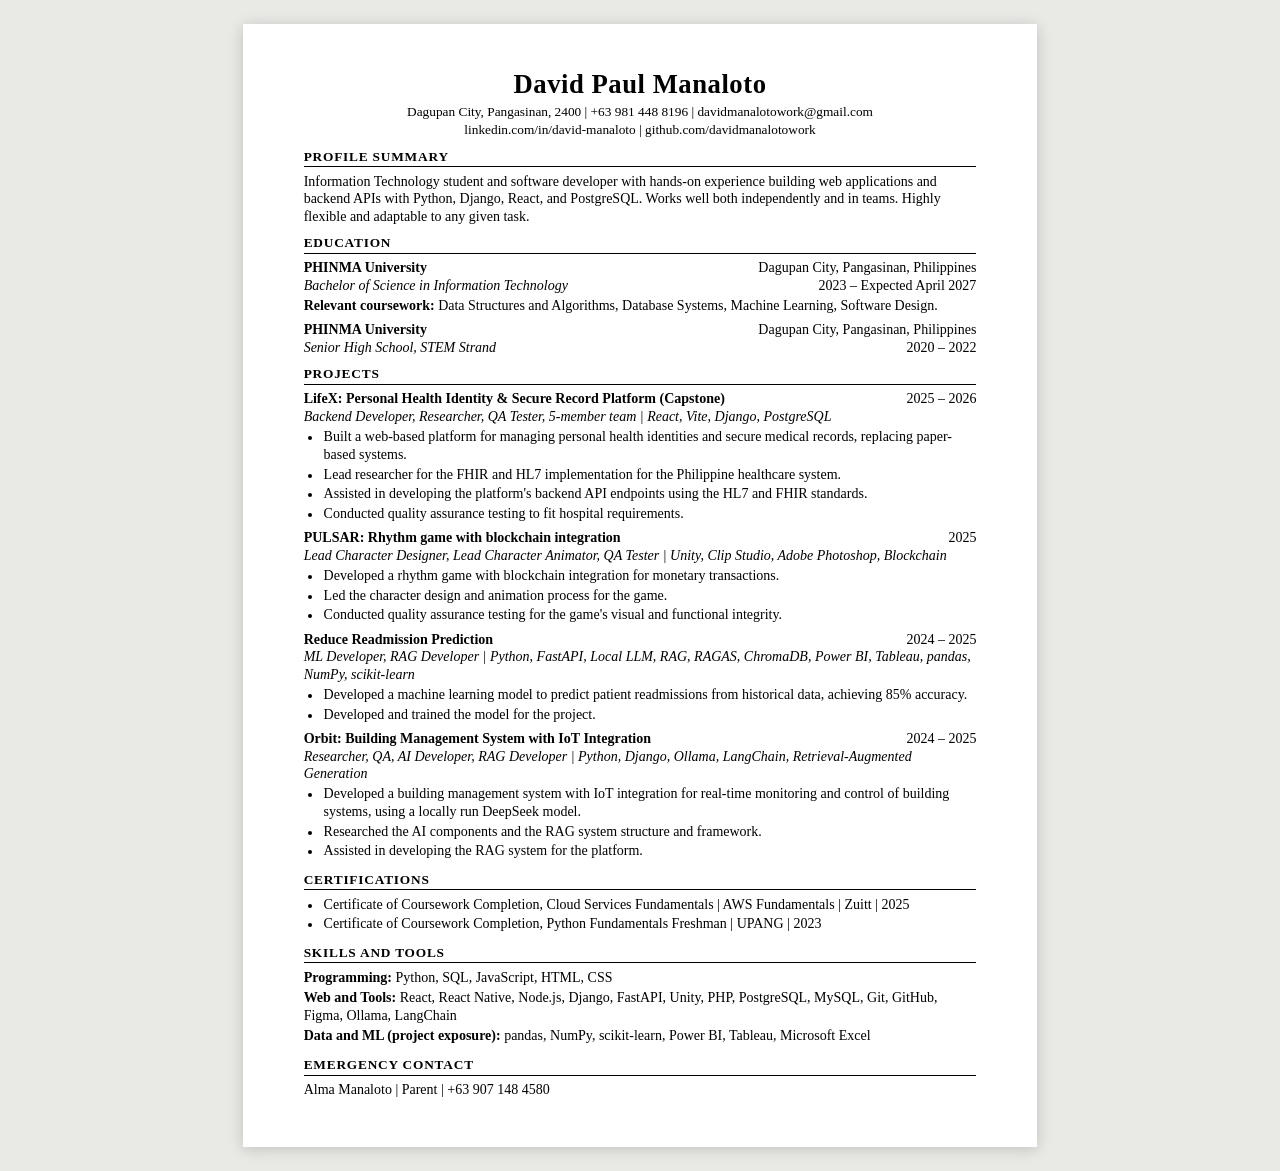
<file: index.html>
<!DOCTYPE html>
<html lang="en-PH">
<head>
<meta charset="utf-8">
<meta name="viewport" content="width=device-width, initial-scale=1">
<!-- The <title> becomes the default PDF file name -->
<title>Manaloto_David_Resume</title>
<meta name="description" content="Resume of David Paul Manaloto, BS Information Technology student (expected April 2027), Dagupan City, Philippines">

<style>
  /* =========================================================
     HARVARD-STYLE RESUME  |  single column, ATS / AI friendly
     FIXED A4 PAGE (210 x 297 mm), same on screen and in print.
     Print: Ctrl/Cmd + P, Destination "Save as PDF", Paper size A4,
     Margins "None", Scale 100%, "Headers and footers" OFF,
     "Background graphics" ON.

     The page is a flex column: any spare height is shared evenly
     between the sections, so the content fills the A4 sheet
     instead of being squeezed at the top.
     If the bottom is ever cut off, lower --fs by 0.25pt.
     ========================================================= */

  :root {
    --ink: #000000;
    --rule: #000000;
    --paper: #ffffff;
    --desk: #e9e9e6;
    --font: "Times New Roman", Times, "Liberation Serif", Georgia, serif;

    --fs: 10.5pt;             /* base font size */
    --lh: 1.26;               /* base line height */

    --page-w: 210mm;
    --page-h: 297mm;
    --pad-y: 12mm;
    --pad-x: 16mm;
  }

  * { box-sizing: border-box; }

  html { background: var(--desk); }

  body {
    margin: 0;
    padding: 24px 0;
    font-family: var(--font);
    color: var(--ink);
    font-size: var(--fs);
    line-height: var(--lh);
    -webkit-font-smoothing: antialiased;
  }

  /* ---------- The page: always exactly A4 ---------- */
  .sheet {
    width: var(--page-w);
    height: var(--page-h);
    margin: 0 auto;
    padding: var(--pad-y) var(--pad-x);
    background: var(--paper);
    box-shadow: 0 2px 14px rgba(0,0,0,.18);
    overflow: hidden;
    display: flex;
    flex-direction: column;
    justify-content: space-between;   /* spreads spare height between sections */
  }

  /* ---------- Header ---------- */
  header { text-align: center; }
  h1 {
    margin: 0 0 3pt;
    font-size: 20pt;
    font-weight: 700;
    letter-spacing: .02em;
    line-height: 1.15;
  }
  .contact { margin: 0; font-size: 10pt; }
  .contact + .contact { margin-top: 1pt; }
  a { color: inherit; text-decoration: none; }

  /* ---------- Sections ---------- */
  section { margin-top: 4pt; }
  h2 {
    margin: 0 0 4pt;
    padding-bottom: 1pt;
    border-bottom: .75pt solid var(--rule);
    font-size: 10pt;
    font-weight: 700;
    text-transform: uppercase;
    letter-spacing: .06em;
    line-height: 1.3;
  }

  .summary { margin: 0; text-align: left; hyphens: none; }

  .entry { margin-top: 5pt; }
  .entry:first-of-type { margin-top: 0; }
  .row {
    display: flex;
    justify-content: space-between;
    align-items: baseline;
    gap: 10pt;
  }
  .row .right { flex: none; text-align: right; }
  .org { font-weight: 700; }
  .role { font-style: italic; }

  ul { margin: 2pt 0 0; padding-left: 14pt; }
  li { margin: 0 0 1.5pt; padding-left: 1pt; text-align: left; }
  li::marker { font-size: 9pt; }

  .detail { margin: 2pt 0 0; }
  .detail b { font-weight: 700; }

  .skills p, .emergency p { margin: 0 0 2pt; }
  .skills b, .emergency b { font-weight: 700; }

  /* ---------- PRINT / SAVE AS PDF ---------- */
  @page {
    size: A4;
    margin: 0;
  }

  @media print {
    html, body {
      width: var(--page-w);
      height: var(--page-h);
      margin: 0;
      padding: 0;
      background: #fff;
    }
    body {
      -webkit-print-color-adjust: exact;
      print-color-adjust: exact;
    }
    .sheet {
      margin: 0;
      height: 296.5mm;
      box-shadow: none;
      break-after: avoid;
      page-break-after: avoid;
    }
    h2 { break-after: avoid; page-break-after: avoid; }
    li { break-inside: avoid; page-break-inside: avoid; }
    a { color: #000; }
  }
</style>
</head>

<body>

<main class="sheet" id="resume">

  <!-- ============ HEADER ============ -->
  <header>
    <h1>David Paul Manaloto</h1>
    <p class="contact">Dagupan City, Pangasinan, 2400 | +63 981 448 8196 | <a href="mailto:davidmanalotowork@gmail.com">davidmanalotowork@gmail.com</a></p>
    <p class="contact">linkedin.com/in/david-manaloto | github.com/davidmanalotowork</p>
  </header>

  <!-- ============ PROFILE SUMMARY ============ -->
  <section aria-labelledby="h-summary">
    <h2 id="h-summary">Profile Summary</h2>
    <p class="summary">Information Technology student and software developer with hands-on experience building web applications and backend APIs with Python, Django, React, and PostgreSQL. Works well both independently and in teams. Highly flexible and adaptable to any given task.</p>
  </section>

  <!-- ============ EDUCATION ============ -->
  <section aria-labelledby="h-education">
    <h2 id="h-education">Education</h2>

    <div class="entry">
      <div class="row">
        <span class="org">PHINMA University</span>
        <span class="right">Dagupan City, Pangasinan, Philippines</span>
      </div>
      <div class="row">
        <span class="role">Bachelor of Science in Information Technology</span>
        <span class="right">2023 – Expected April 2027</span>
      </div>
      <p class="detail"><b>Relevant coursework:</b> Data Structures and Algorithms, Database Systems, Machine Learning, Software Design.</p>
    </div>

    <div class="entry">
      <div class="row">
        <span class="org">PHINMA University</span>
        <span class="right">Dagupan City, Pangasinan, Philippines</span>
      </div>
      <div class="row">
        <span class="role">Senior High School, STEM Strand</span>
        <span class="right">2020 – 2022</span>
      </div>
    </div>
  </section>

  <!-- ============ PROJECTS ============ -->
  <section aria-labelledby="h-projects">
    <h2 id="h-projects">Projects</h2>

    <div class="entry">
      <div class="row">
        <span class="org">LifeX: Personal Health Identity &amp; Secure Record Platform (Capstone)</span>
        <span class="right">2025 – 2026</span>
      </div>
      <div class="row">
        <span class="role">Backend Developer, Researcher, QA Tester, 5-member team | React, Vite, Django, PostgreSQL</span>
      </div>
      <ul>
        <li>Built a web-based platform for managing personal health identities and secure medical records, replacing paper-based systems.</li>
        <li>Lead researcher for the FHIR and HL7 implementation for the Philippine healthcare system.</li>
        <li>Assisted in developing the platform's backend API endpoints using the HL7 and FHIR standards.</li>
        <li>Conducted quality assurance testing to fit hospital requirements.</li>
      </ul>
    </div>

    <div class="entry">
      <div class="row">
        <span class="org">PULSAR: Rhythm game with blockchain integration</span>
        <span class="right">2025</span>
      </div>
      <div class="row">
        <span class="role">Lead Character Designer, Lead Character Animator, QA Tester | Unity, Clip Studio, Adobe Photoshop, Blockchain</span>
      </div>
      <ul>
        <li>Developed a rhythm game with blockchain integration for monetary transactions.</li>
        <li>Led the character design and animation process for the game.</li>
        <li>Conducted quality assurance testing for the game's visual and functional integrity.</li>
      </ul>
    </div>

    <div class="entry">
      <div class="row">
        <span class="org">Reduce Readmission Prediction</span>
        <span class="right">2024 – 2025</span>
      </div>
      <div class="row">
        <span class="role">ML Developer, RAG Developer | Python, FastAPI, Local LLM, RAG, RAGAS, ChromaDB, Power BI, Tableau, pandas, NumPy, scikit-learn</span>
      </div>
      <ul>
        <li>Developed a machine learning model to predict patient readmissions from historical data, achieving 85% accuracy.</li>
        <li>Developed and trained the model for the project.</li>
      </ul>
    </div>

    <div class="entry">
      <div class="row">
        <span class="org">Orbit: Building Management System with IoT Integration</span>
        <span class="right">2024 – 2025</span>
      </div>
      <div class="row">
        <span class="role">Researcher, QA, AI Developer, RAG Developer | Python, Django, Ollama, LangChain, Retrieval-Augmented Generation</span>
      </div>
      <ul>
        <li>Developed a building management system with IoT integration for real-time monitoring and control of building systems, using a locally run DeepSeek model.</li>
        <li>Researched the AI components and the RAG system structure and framework.</li>
        <li>Assisted in developing the RAG system for the platform.</li>
      </ul>
    </div>
  </section>

  <!-- ============ CERTIFICATIONS ============ -->
  <section aria-labelledby="h-certs">
    <h2 id="h-certs">Certifications</h2>
    <ul>
      <li>Certificate of Coursework Completion, Cloud Services Fundamentals | AWS Fundamentals | Zuitt | 2025</li>
      <li>Certificate of Coursework Completion, Python Fundamentals Freshman | UPANG | 2023</li>
    </ul>
  </section>

  <!-- ============ SKILLS ============ -->
  <section class="skills" aria-labelledby="h-skills">
    <h2 id="h-skills">Skills and Tools</h2>
    <p><b>Programming:</b> Python, SQL, JavaScript, HTML, CSS</p>
    <p><b>Web and Tools:</b> React, React Native, Node.js, Django, FastAPI, Unity, PHP, PostgreSQL, MySQL, Git, GitHub, Figma, Ollama, LangChain</p>
    <p><b>Data and ML (project exposure):</b> pandas, NumPy, scikit-learn, Power BI, Tableau, Microsoft Excel</p>
  </section>

  <!-- ============ EMERGENCY CONTACT ============ -->
  <section class="emergency" aria-labelledby="h-emergency">
    <h2 id="h-emergency">Emergency Contact</h2>
    <p>Alma Manaloto | Parent | +63 907 148 4580</p>
  </section>

</main>

</body>
</html>
</file>
